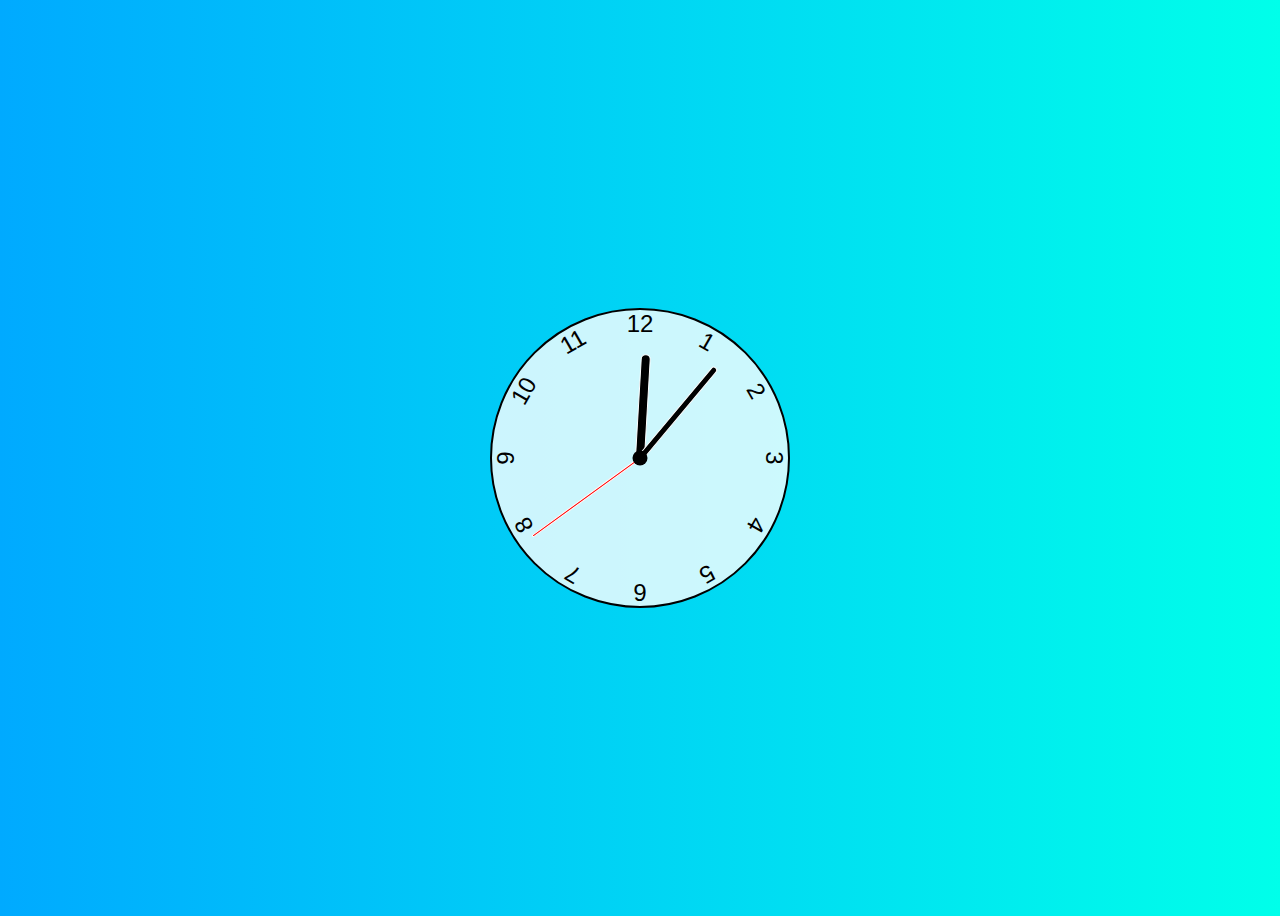
<file: clock/index.html>
<!DOCTYPE html>
<html lang="en">
  <head>
    <meta charset="UTF-8" />
    <meta http-equiv="X-UA-Compatible" content="IE=edge" />
    <meta name="viewport" content="width=device-width, initial-scale=1.0" />
    <link href="styles.css" rel="stylesheet" />
    <script defer src="script.js"></script>
    <title>Clock</title>
  </head>
  <body>
    <div class="clock">
      <div class="hand hour" data-hour-hand></div>
      <div class="hand minute" data-minute-hand></div>
      <div class="hand second" data-second-hand></div>
      <div class="number number1">1</div>
      <div class="number number2">2</div>
      <div class="number number3">3</div>
      <div class="number number4">4</div>
      <div class="number number5">5</div>
      <div class="number number6">6</div>
      <div class="number number7">7</div>
      <div class="number number8">8</div>
      <div class="number number9">9</div>
      <div class="number number10">10</div>
      <div class="number number11">11</div>
      <div class="number number12">12</div>
    </div>
  </body>
</html>
</file>
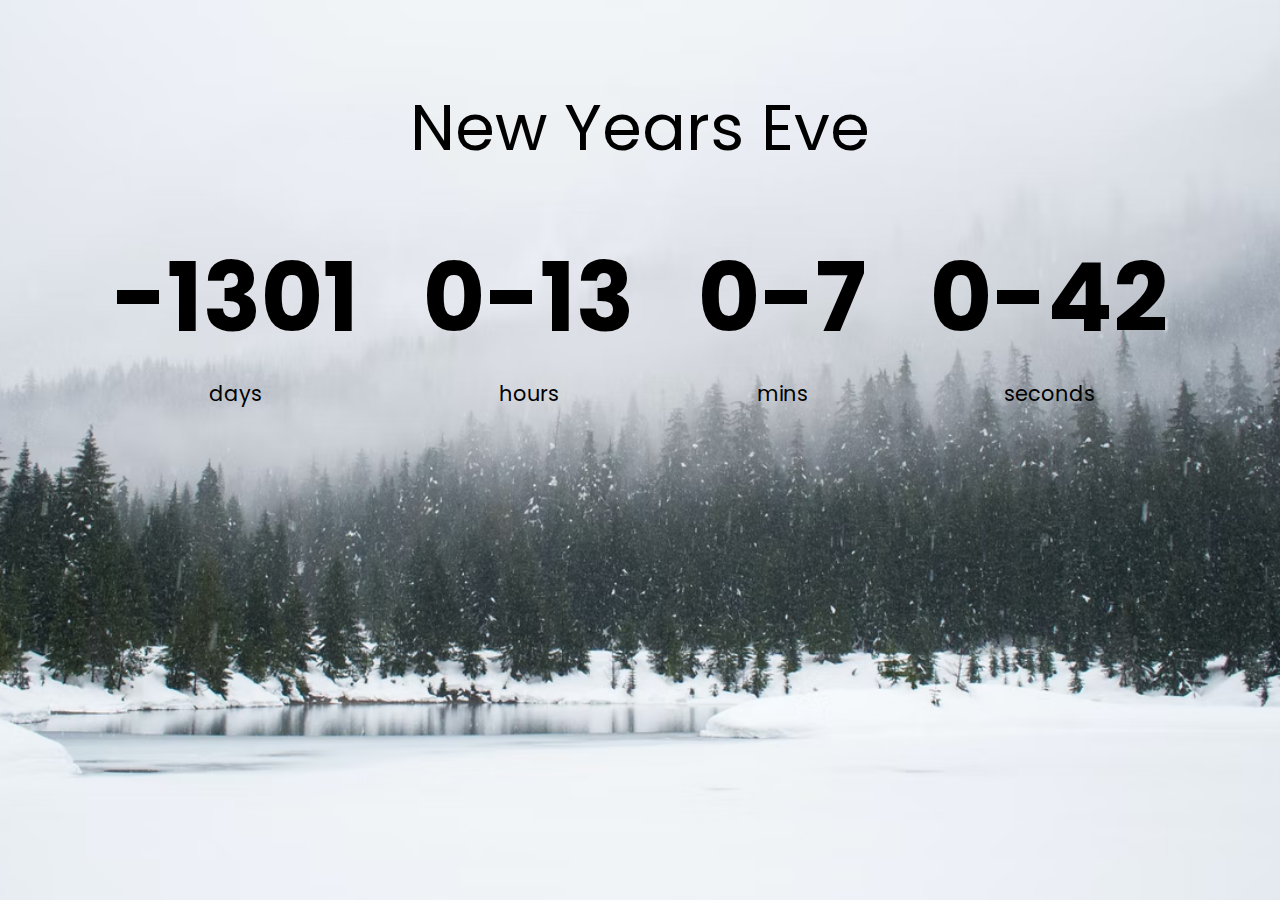
<file: countdown_timer/index.html>
<!DOCTYPE html>
<html lang="en">
  <head>
    <meta charset="UTF-8" />
    <meta http-equiv="X-UA-Compatible" content="IE=edge" />
    <meta name="viewport" content="width=device-width, initial-scale=1.0" />
    <link rel="stylesheet" href="style.css" />
    <script src="script.js" defer></script>
    <title>Countdown Timer</title>
  </head>
  <body>
    <h1>New Years Eve</h1>
    <div class="countdown-container">
      <div class="countdown-el days-c">
        <p class="big-text" id="days">0</p>
        <span>days</span>
      </div>
      <div class="countdown-el hours-c">
        <p class="big-text" id="hours">0</p>
        <span>hours</span>
      </div>
      <div class="countdown-el mins-c">
        <p class="big-text" id="mins">0</p>
        <span>mins</span>
      </div>
      <div class="countdown-el seconds-c">
        <p class="big-text" id="seconds">0</p>
        <span>seconds</span>
      </div>
    </div>
  </body>
</html>
</file>
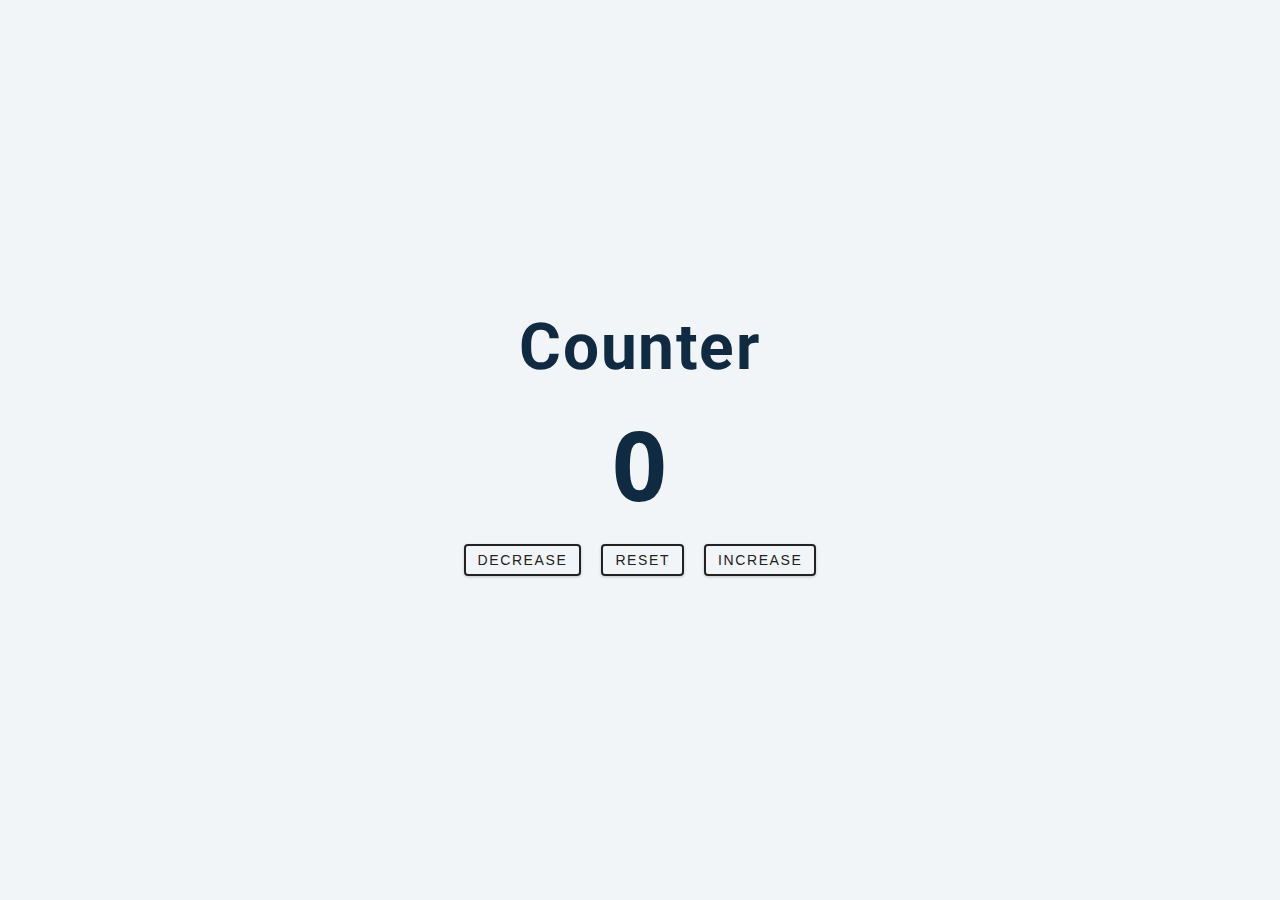
<file: counter/index.html>
<!DOCTYPE html>
<html lang="en">
  <head>
    <meta charset="UTF-8" />
    <meta name="viewport" content="width=device-width, initial-scale=1.0" />
    <title>Counter</title>

    <!-- styles -->
    <link rel="stylesheet" href="styles.css" />
  </head>
  <body>
    <main>
      <div class="container">
        <h1>Counter</h1>
        <span id="value">0</span>
        <div class="button-container">
          <button class="btn decrease">decrease</button>
          <button class="btn reset">reset</button>
          <button class="btn increase">increase</button>
        </div>
      </div>
    </main>

    <!-- javascript -->
    <script src="main.js"></script>
  </body>
</html>
</file>
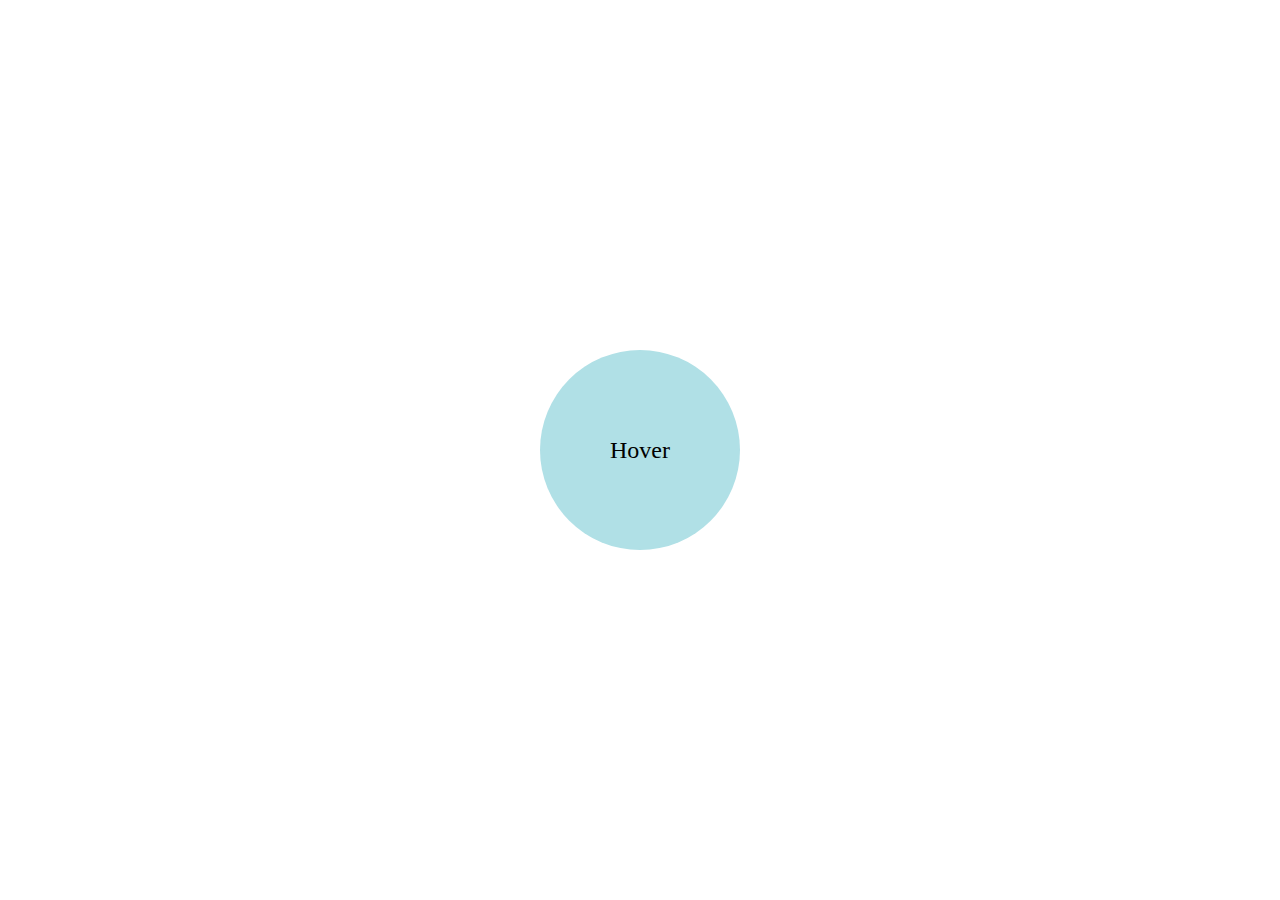
<file: hover_practice/index.html>
<!DOCTYPE html>
<html lang="en">
  <head>
    <meta charset="UTF-8" />
    <meta http-equiv="X-UA-Compatible" content="IE=edge" />
    <meta name="viewport" content="width=device-width, initial-scale=1.0" />
    <title>Document</title>
    <link rel="stylesheet" href="style.css" />
    <script src="app.js" defer></script>
  </head>
  <body>
    <div id="circle">Hover</div>
  </body>
</html>
</file>
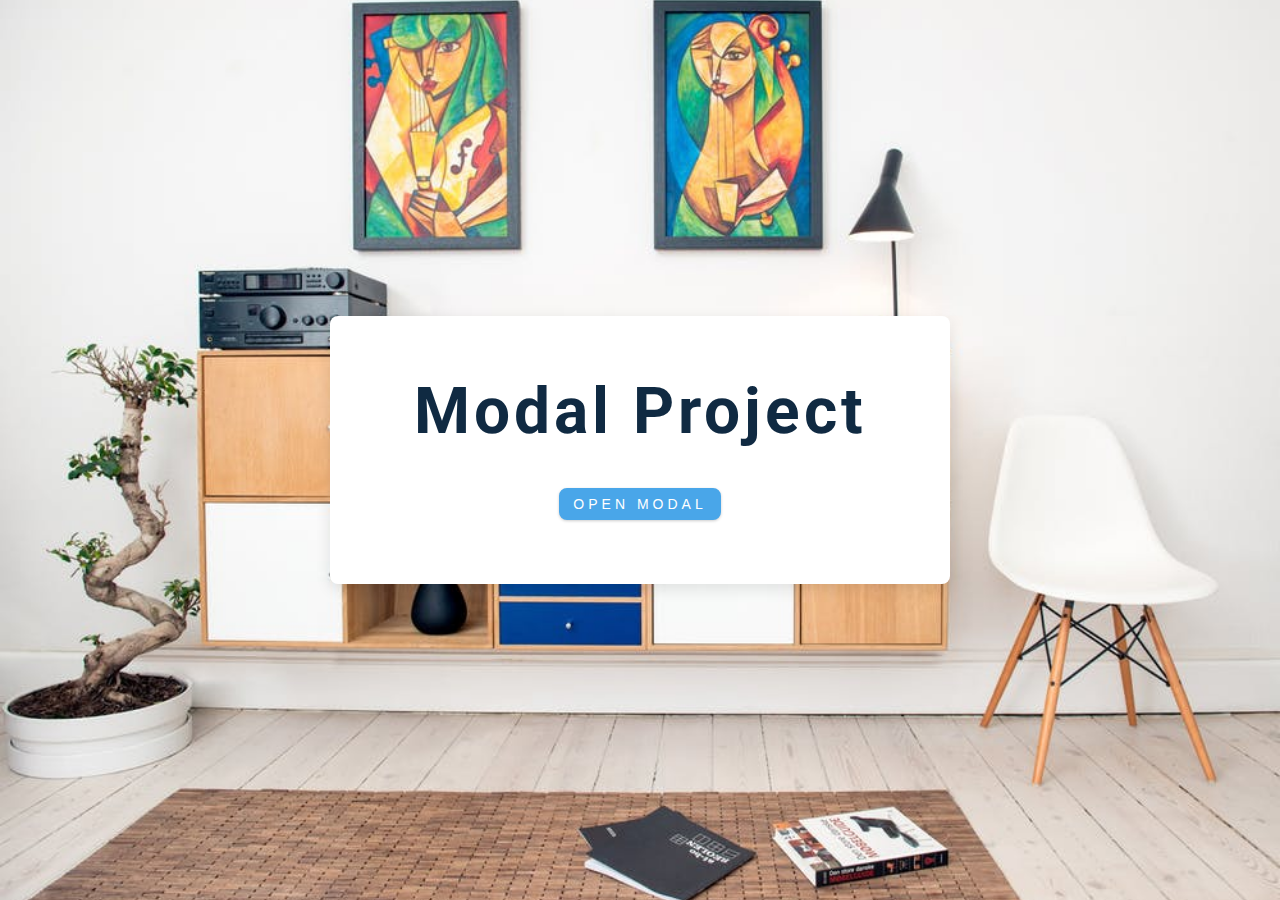
<file: modal/index.html>
<!DOCTYPE html>
<html lang="en">
  <head>
    <meta charset="UTF-8" />
    <meta name="viewport" content="width=device-width, initial-scale=1.0" />
    <title>Modal</title>
    <!-- font-awesome -->
    <link
      rel="stylesheet"
      href="https://cdnjs.cloudflare.com/ajax/libs/font-awesome/5.14.0/css/all.min.css"
    />
    <!-- styles -->
    <link rel="stylesheet" href="styles.css" />
  </head>
  <body>
    <!--hero-->
    <header class="hero">
      <div class="banner">
        <h1>modal project</h1>
        <button class="btn modal-btn">open modal</button>
      </div>
    </header>
    <!--end of hero-->
    <div class="modal-overlay">
      <div class="modal-container">
        <h3>modal content</h3>
        <button class="close-btn">
          <i class="fas fa-times"></i>
        </button>
      </div>
    </div>
    <!-- javascript -->
    <script src="main.js"></script>
  </body>
</html>
</file>
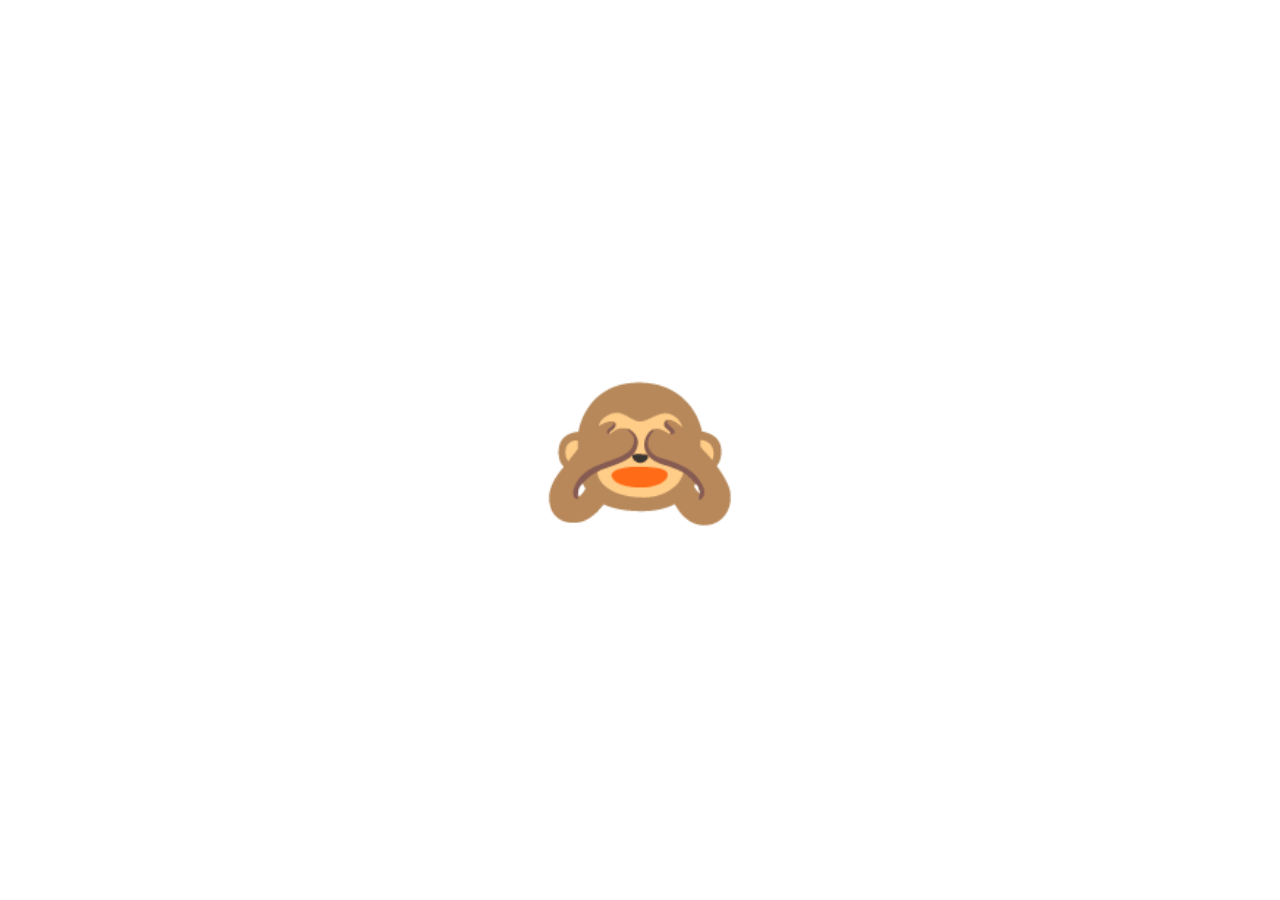
<file: monkey/index.html>
<!DOCTYPE html>
<html lang="en">
  <head>
    <meta charset="UTF-8" />
    <meta http-equiv="X-UA-Compatible" content="IE=edge" />
    <meta name="viewport" content="width=device-width, initial-scale=1.0" />
    <title>Document</title>
    <link rel="stylesheet" href="style.css" />
    <script src="app.js" defer></script>
  </head>
  <body>
    <div class="emoji closed active">🙈</div>
    <div class="emoji open">🙉</div>
  </body>
</html>
</file>
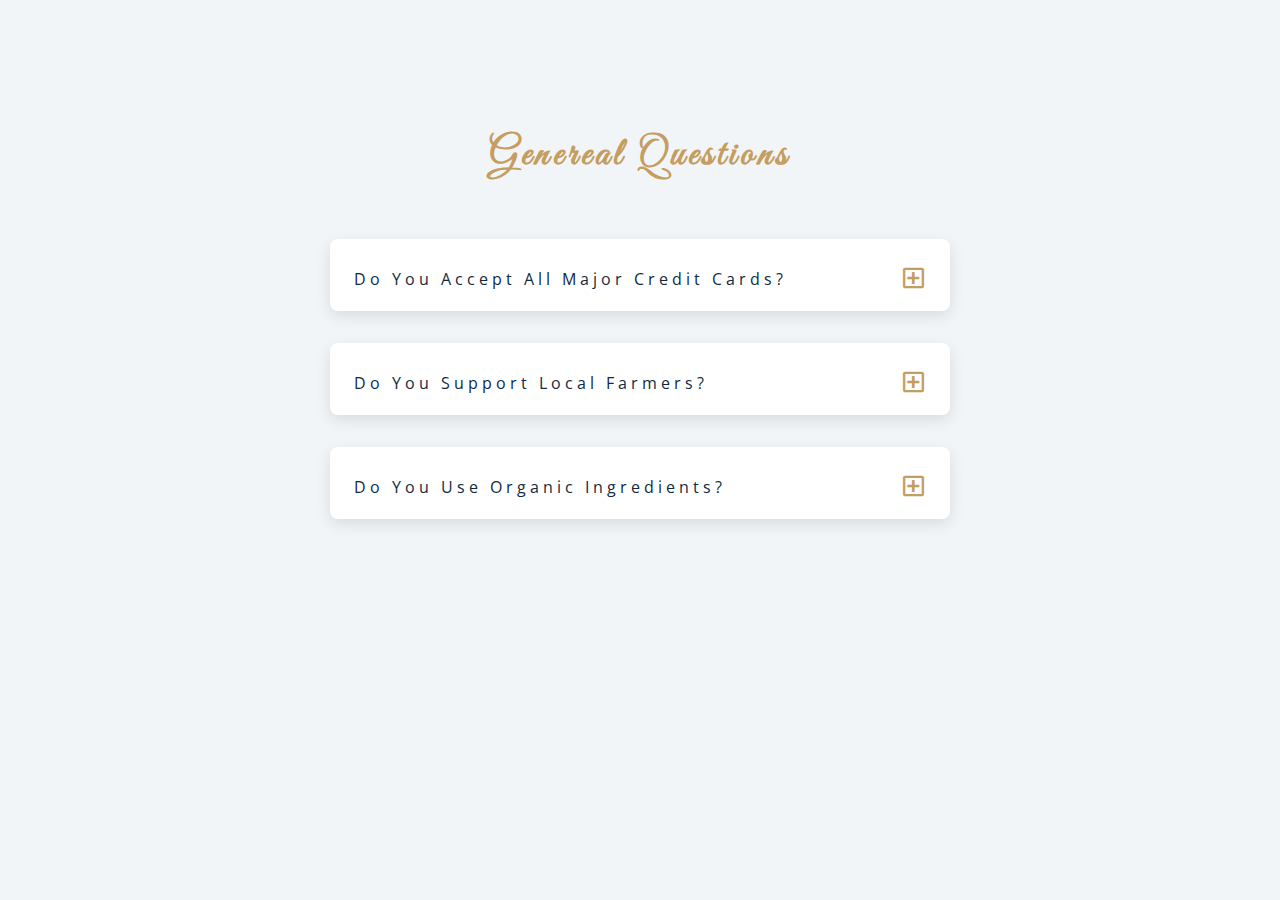
<file: questions/index.html>
<!DOCTYPE html>
<html lang="en">
  <head>
    <meta charset="UTF-8" />
    <meta name="viewport" content="width=device-width, initial-scale=1.0" />
    <title>Q & A</title>
    <!-- font-awesome -->
    <link
      rel="stylesheet"
      href="https://cdnjs.cloudflare.com/ajax/libs/font-awesome/5.14.0/css/all.min.css"
    />
    <!-- extra fonts -->
    <link
      href="https://fonts.googleapis.com/css?family=Great+Vibes&display=swap"
      rel="stylesheet"
    />
    <!-- styles -->
    <link rel="stylesheet" href="styles.css" />
  </head>
  <body>
    <section class="questions">
      <div class="title">
        <h2>genereal questions</h2>
      </div>
      <div class="section-center">
        <article class="question">
          <div class="question-title">
            <p>do you accept all major credit cards?</p>
            <button type="button" class="question-btn">
              <span class="plus-icon">
                <i class="far fa-plus-square"></i>
              </span>
              <span class="minus-icon">
                <i class="far fa-minus-square"></i>
              </span>
            </button>
          </div>
          <div class="question-text">
            <p>
              Lorem ipsum, dolor sit amet consectetur adipisicing elit. Non
              deleniti rem possimus autem reiciendis, accusantium sit facere
              cumque quis velit!
            </p>
          </div>
        </article>
        <article class="question">
          <div class="question-title">
            <p>do you support local farmers?</p>
            <button type="button" class="question-btn">
              <span class="plus-icon">
                <i class="far fa-plus-square"></i>
              </span>
              <span class="minus-icon">
                <i class="far fa-minus-square"></i>
              </span>
            </button>
          </div>
          <div class="question-text">
            <p>
              Lorem ipsum, dolor sit amet consectetur adipisicing elit. Non
              deleniti rem possimus autem reiciendis, accusantium sit facere
              cumque quis velit!
            </p>
          </div>
        </article>
        <article class="question">
          <div class="question-title">
            <p>do you use organic ingredients?</p>
            <button type="button" class="question-btn">
              <span class="plus-icon">
                <i class="far fa-plus-square"></i>
              </span>
              <span class="minus-icon">
                <i class="far fa-minus-square"></i>
              </span>
            </button>
          </div>
          <div class="question-text">
            <p>
              Lorem ipsum, dolor sit amet consectetur adipisicing elit. Non
              deleniti rem possimus autem reiciendis, accusantium sit facere
              cumque quis velit!
            </p>
          </div>
        </article>
      </div>
    </section>
    <!-- javascript -->
    <script src="main.js"></script>
  </body>
</html>
</file>
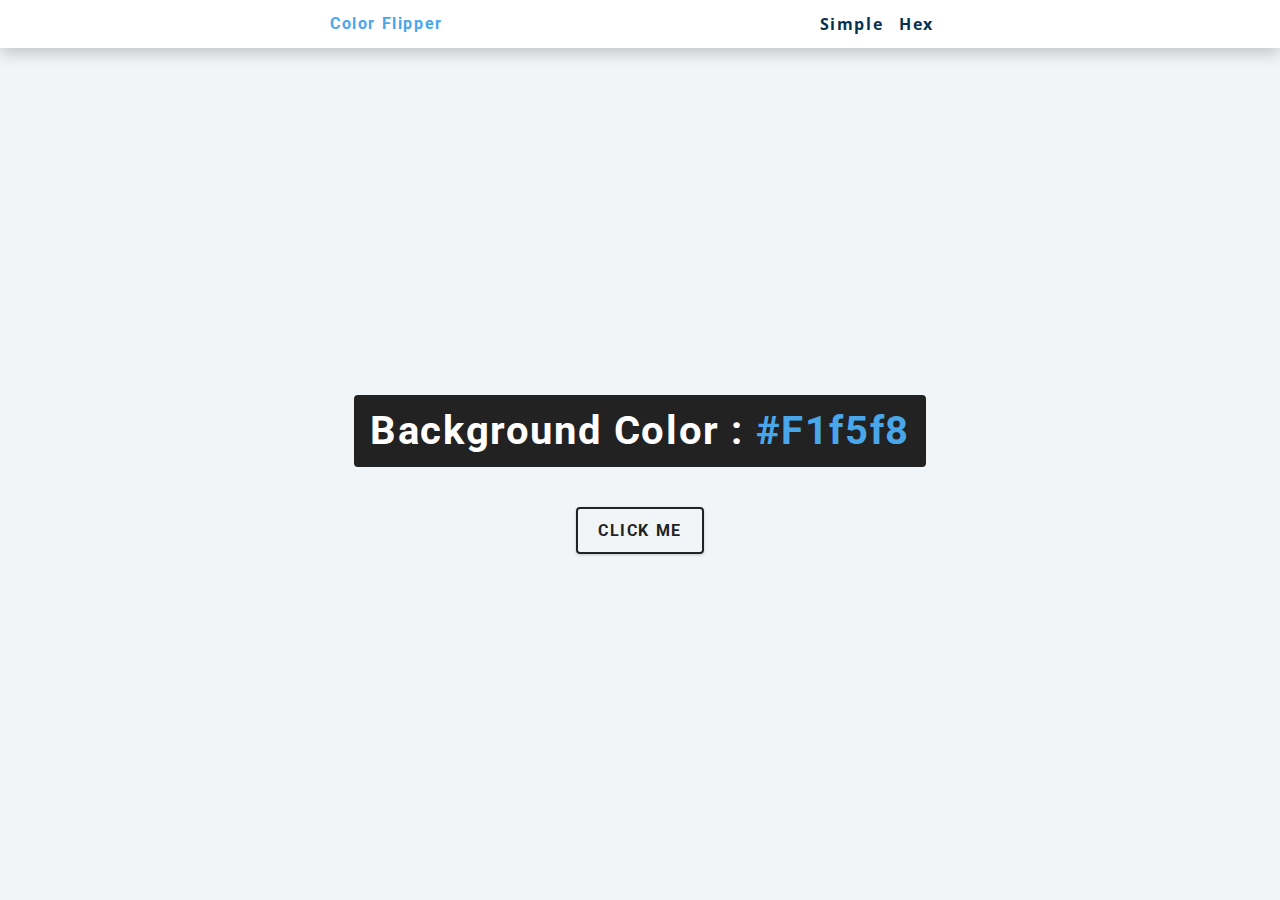
<file: color flipper/hex.html>
<!DOCTYPE html>
<html lang="en">
  <head>
    <meta charset="UTF-8" />
    <meta name="viewport" content="width=device-width, initial-scale=1.0" />
    <title>Color Flipper || Simple</title>

    <!-- styles -->
    <link rel="stylesheet" href="styles.css" />
  </head>

  <body>
    <nav>
      <div class="nav-center">
        <h4>color flipper</h4>
        <ul class="nav-links">
          <li><a href="index.html">simple</a></li>
          <li><a href="hex.html">hex</a></li>
        </ul>
      </div>
    </nav>
    <main>
      <div class="container">
        <h2>background color : <span class="color">#f1f5f8</span></h2>
        <button class="btn btn-hero" id="btn">click me</button>
      </div>
    </main>
    <!-- javascript -->
    <script src="hex.js"></script>
  </body>
</html>
</file>
<file: clock/styles.css>
*,
*::after,
*::before {
  box-sizing: border-box;
  font-family: Gotham Rounded, sans-serif;
}

body {
  background: linear-gradient(
    to right,
    hsl(200, 100%, 50%),
    hsl(175, 100%, 50%)
  );
  display: flex;
  justify-content: center;
  align-items: center;
  min-height: 100vh;
  overflow: hidden;
}

.clock {
  width: 300px;
  height: 300px;
  background-color: rgba(255, 255, 255, 0.8);
  border-radius: 50%;
  border: 2px solid black;
  position: relative;
}

.clock .number {
  --rotation: 0;
  position: absolute;
  width: 100%;
  height: 100%;
  text-align: center;
  transform: rotate(var(--rotation));
  font-size: 1.5rem;
}

.clock .number1 {
  --rotation: 30deg;
}
.clock .number2 {
  --rotation: 60deg;
}
.clock .number3 {
  --rotation: 90deg;
}
.clock .number4 {
  --rotation: 120deg;
}
.clock .number5 {
  --rotation: 150deg;
}
.clock .number6 {
  --rotation: 180deg;
}
.clock .number7 {
  --rotation: 210deg;
}
.clock .number8 {
  --rotation: 240deg;
}
.clock .number9 {
  --rotation: 270deg;
}
.clock .number10 {
  --rotation: 300deg;
}
.clock .number11 {
  --rotation: 330deg;
}

.clock .hand {
  --rotation: 0;
  position: absolute;
  bottom: 50%;
  left: 50%;
  background-color: black;
  border: 1px solid white;
  border-top-left-radius: 10px;
  border-top-right-radius: 10px;
  transform-origin: bottom;
  z-index: 10;
  transform: translateX(-50%) rotate(calc(var(--rotation) * 1deg));
}

.clock::after {
  content: '';
  position: absolute;
  background-color: black;
  z-index: 11;
  width: 15px;
  height: 15px;
  top: 50%;
  left: 50%;
  transform: translate(-50%, -50%);
  border-radius: 50%;
}

.clock .hand.second {
  width: 3px;
  height: 45%;
  background-color: red;
}
.clock .hand.minute {
  width: 7px;
  height: 40%;
  background-color: black;
}
.clock .hand.hour {
  width: 10px;
  height: 35%;
  background-color: black;
}
</file>
<file: countdown_timer/style.css>
@import url('https://fonts.googleapis.com/css2?family=Anton&family=Poppins:wght@400;600&display=swap');

* {
  box-sizing: border-box;
}

body {
  background-image: url(snow.avif);
  min-height: 100vh;
  background-size: cover;
  background-position: center;
  font-family: 'Poppins', sans-serif;
  margin: 0;
  display: flex;
  flex-direction: column;
  align-items: center;
}

h1 {
  font-weight: normal;
  font-size: 4rem;
  margin-top: 5rem;
}

.countdown-container {
  display: flex;
  flex-wrap: wrap;
  align-items: center;
  justify-content: center;
}

.big-text {
  font-weight: bold;
  font-size: 6rem;
  line-height: 1;
  margin: 2rem;
}

.countdown-el {
  text-align: center;
}
.countdown-el span {
  font-size: 1.3rem;
}
</file>
<file: counter/styles.css>
/*
=============== 
Fonts
===============
*/
@import url('https://fonts.googleapis.com/css?family=Open+Sans|Roboto:400,700&display=swap');

/*
=============== 
Variables
===============
*/

:root {
  /* dark shades of primary color*/
  --clr-primary-1: hsl(205, 86%, 17%);
  --clr-primary-2: hsl(205, 77%, 27%);
  --clr-primary-3: hsl(205, 72%, 37%);
  --clr-primary-4: hsl(205, 63%, 48%);
  /* primary/main color */
  --clr-primary-5: hsl(205, 78%, 60%);
  /* lighter shades of primary color */
  --clr-primary-6: hsl(205, 89%, 70%);
  --clr-primary-7: hsl(205, 90%, 76%);
  --clr-primary-8: hsl(205, 86%, 81%);
  --clr-primary-9: hsl(205, 90%, 88%);
  --clr-primary-10: hsl(205, 100%, 96%);
  /* darkest grey - used for headings */
  --clr-grey-1: hsl(209, 61%, 16%);
  --clr-grey-2: hsl(211, 39%, 23%);
  --clr-grey-3: hsl(209, 34%, 30%);
  --clr-grey-4: hsl(209, 28%, 39%);
  /* grey used for paragraphs */
  --clr-grey-5: hsl(210, 22%, 49%);
  --clr-grey-6: hsl(209, 23%, 60%);
  --clr-grey-7: hsl(211, 27%, 70%);
  --clr-grey-8: hsl(210, 31%, 80%);
  --clr-grey-9: hsl(212, 33%, 89%);
  --clr-grey-10: hsl(210, 36%, 96%);
  --clr-white: #fff;
  --clr-red-dark: hsl(360, 67%, 44%);
  --clr-red-light: hsl(360, 71%, 66%);
  --clr-green-dark: hsl(125, 67%, 44%);
  --clr-green-light: hsl(125, 71%, 66%);
  --clr-black: #222;
  --ff-primary: 'Roboto', sans-serif;
  --ff-secondary: 'Open Sans', sans-serif;
  --transition: all 0.3s linear;
  --spacing: 0.1rem;
  --radius: 0.25rem;
  --light-shadow: 0 5px 15px rgba(0, 0, 0, 0.1);
  --dark-shadow: 0 5px 15px rgba(0, 0, 0, 0.2);
  --max-width: 1170px;
  --fixed-width: 620px;
}
/*
=============== 
Global Styles
===============
*/

*,
::after,
::before {
  margin: 0;
  padding: 0;
  box-sizing: border-box;
}
body {
  font-family: var(--ff-secondary);
  background: var(--clr-grey-10);
  color: var(--clr-grey-1);
  line-height: 1.5;
  font-size: 0.875rem;
}
ul {
  list-style-type: none;
}
a {
  text-decoration: none;
}
h1,
h2,
h3,
h4 {
  letter-spacing: var(--spacing);
  text-transform: capitalize;
  line-height: 1.25;
  margin-bottom: 0.75rem;
  font-family: var(--ff-primary);
}
h1 {
  font-size: 3rem;
}
h2 {
  font-size: 2rem;
}
h3 {
  font-size: 1.25rem;
}
h4 {
  font-size: 0.875rem;
}
p {
  margin-bottom: 1.25rem;
  color: var(--clr-grey-5);
}
@media screen and (min-width: 800px) {
  h1 {
    font-size: 4rem;
  }
  h2 {
    font-size: 2.5rem;
  }
  h3 {
    font-size: 1.75rem;
  }
  h4 {
    font-size: 1rem;
  }
  body {
    font-size: 1rem;
  }
  h1,
  h2,
  h3,
  h4 {
    line-height: 1;
  }
}
/*  global classes */

/* section */
.section {
  padding: 5rem 0;
}

.section-center {
  width: 90vw;
  margin: 0 auto;
  max-width: 1170px;
}
@media screen and (min-width: 992px) {
  .section-center {
    width: 95vw;
  }
}
main {
  min-height: 100vh;
  display: grid;
  place-items: center;
}

/*
=============== 
Counter
===============
*/

main {
  min-height: 100vh;
  display: grid;
  place-items: center;
}
.container {
  text-align: center;
}
#value {
  font-size: 6rem;
  font-weight: bold;
}
.btn {
  text-transform: uppercase;
  background: transparent;
  color: var(--clr-black);
  padding: 0.375rem 0.75rem;
  letter-spacing: var(--spacing);
  display: inline-block;
  transition: var(--transition);
  font-size: 0.875rem;
  border: 2px solid var(--clr-black);
  cursor: pointer;
  box-shadow: 0 1px 3px rgba(0, 0, 0, 0.2);
  border-radius: var(--radius);
  margin: 0.5rem;
}
.btn:hover {
  color: var(--clr-white);
  background: var(--clr-black);
}
</file>
<file: hover_practice/style.css>
* {
  box-sizing: border-box;
  margin: 0;
  padding: 0;
}

body {
  display: flex;
  flex-direction: column;
  justify-content: center;
  align-items: center;
  height: 100vh;
}

#circle {
  display: flex;
  justify-content: center;
  align-items: center;
  height: 200px;
  width: 200px;
  background-color: powderblue;
  border-radius: 100px;
  font-size: 1.5rem;
  color: black;
  cursor: pointer;
  transition: cubic-bezier(0.075, 0.82, 0.165, 1) 3s;
}

.hover {
  transform: scale(2);
}
</file>
<file: modal/styles.css>
/*
=============== 
Fonts
===============
*/
@import url('https://fonts.googleapis.com/css?family=Open+Sans|Roboto:400,700&display=swap');

/*
=============== 
Variables
===============
*/

:root {
  /* dark shades of primary color*/
  --clr-primary-1: hsl(205, 86%, 17%);
  --clr-primary-2: hsl(205, 77%, 27%);
  --clr-primary-3: hsl(205, 72%, 37%);
  --clr-primary-4: hsl(205, 63%, 48%);
  /* primary/main color */
  --clr-primary-5: #49a6e9;
  /* --clr-primary-5: rgb(73, 166, 233); */
  /* lighter shades of primary color */
  --clr-primary-6: hsl(205, 89%, 70%);
  --clr-primary-7: hsl(205, 90%, 76%);
  --clr-primary-8: hsl(205, 86%, 81%);
  --clr-primary-9: hsl(205, 90%, 88%);
  --clr-primary-10: hsl(205, 100%, 96%);
  /* darkest grey - used for headings */
  --clr-grey-1: hsl(209, 61%, 16%);
  --clr-grey-2: hsl(211, 39%, 23%);
  --clr-grey-3: hsl(209, 34%, 30%);
  --clr-grey-4: hsl(209, 28%, 39%);
  /* grey used for paragraphs */
  --clr-grey-5: hsl(210, 22%, 49%);
  --clr-grey-6: hsl(209, 23%, 60%);
  --clr-grey-7: hsl(211, 27%, 70%);
  --clr-grey-8: hsl(210, 31%, 80%);
  --clr-grey-9: hsl(212, 33%, 89%);
  --clr-grey-10: hsl(210, 36%, 96%);
  --clr-white: #fff;
  --clr-red-dark: hsl(360, 67%, 44%);
  --clr-red-light: hsl(360, 71%, 66%);
  --clr-green-dark: hsl(125, 67%, 44%);
  --clr-green-light: hsl(125, 71%, 66%);
  --clr-black: #222;
  --ff-primary: 'Roboto', sans-serif;
  --ff-secondary: 'Open Sans', sans-serif;
  --transition: all 0.3s linear;
  --spacing: 0.25rem;
  --radius: 0.5rem;
  --light-shadow: 0 5px 15px rgba(0, 0, 0, 0.1);
  --dark-shadow: 0 5px 15px rgba(0, 0, 0, 0.2);
  --max-width: 1170px;
  --fixed-width: 620px;
}
/*
=============== 
Global Styles
===============
*/

*,
::after,
::before {
  margin: 0;
  padding: 0;
  box-sizing: border-box;
}
body {
  font-family: var(--ff-secondary);
  background: var(--clr-grey-10);
  color: var(--clr-grey-1);
  line-height: 1.5;
  font-size: 0.875rem;
}
ul {
  list-style-type: none;
}
a {
  text-decoration: none;
}
img:not(.logo) {
  width: 100%;
}
img {
  display: block;
}

h1,
h2,
h3,
h4 {
  letter-spacing: var(--spacing);
  text-transform: capitalize;
  line-height: 1.25;
  margin-bottom: 0.75rem;
  font-family: var(--ff-primary);
}
h1 {
  font-size: 3rem;
}
h2 {
  font-size: 2rem;
}
h3 {
  font-size: 1.25rem;
}
h4 {
  font-size: 0.875rem;
}
p {
  margin-bottom: 1.25rem;
  color: var(--clr-grey-5);
}
@media screen and (min-width: 800px) {
  h1 {
    font-size: 4rem;
  }
  h2 {
    font-size: 2.5rem;
  }
  h3 {
    font-size: 1.75rem;
  }
  h4 {
    font-size: 1rem;
  }
  body {
    font-size: 1rem;
  }
  h1,
  h2,
  h3,
  h4 {
    line-height: 1;
  }
}
/*  global classes */

.btn {
  text-transform: uppercase;
  background: transparent;
  color: var(--clr-black);
  padding: 0.375rem 0.75rem;
  letter-spacing: var(--spacing);
  display: inline-block;
  transition: var(--transition);
  font-size: 0.875rem;
  border: 2px solid var(--clr-black);
  cursor: pointer;
  box-shadow: 0 1px 3px rgba(0, 0, 0, 0.2);
  border-radius: var(--radius);
}
.btn:hover {
  color: var(--clr-white);
  background: var(--clr-black);
}
/* section */
.section {
  padding: 5rem 0;
}

.section-center {
  width: 90vw;
  margin: 0 auto;
  max-width: 1170px;
}
@media screen and (min-width: 992px) {
  .section-center {
    width: 95vw;
  }
}
main {
  min-height: 100vh;
  display: grid;
  place-items: center;
}
/*
=============== 
Modal
===============
*/
.hero {
  min-height: 100vh;
  background: url('./hero.jpeg') center/cover no-repeat;
  display: grid;
  place-items: center;
}
.banner {
  background: var(--clr-white);
  padding: 4rem 0;
  border-radius: var(--radius);
  box-shadow: var(--light-shadow);
  text-align: center;
  width: 90vw;
  max-width: var(--fixed-width);
}
.modal-btn {
  margin-top: 2rem;
  background: var(--clr-primary-5);
  border-color: var(--clr-primary-5);
  color: var(--clr-white);
}
.modal-btn:hover {
  background: transparent;
  color: var(--clr-primary-5);
}
.modal-overlay {
  position: fixed;
  top: 0;
  left: 0;
  width: 100%;
  height: 100%;
  background: rgba(73, 166, 233, 0.5);
  display: grid;
  place-items: center;
  transition: var(--transition);
  visibility: hidden;
  z-index: -10;
}
/* OPEN/CLOSE MODAL */
.open-modal {
  visibility: visible;
  z-index: 10;
}
.modal-container {
  background: var(--clr-white);
  border-radius: var(--radius);
  width: 90vw;
  height: 30vh;
  max-width: var(--fixed-width);
  text-align: center;
  display: grid;
  place-items: center;
  position: relative;
}
.close-btn {
  position: absolute;
  top: 1rem;
  right: 1rem;
  font-size: 2rem;
  background: transparent;
  border-color: transparent;
  color: var(--clr-red-dark);
  cursor: pointer;
  transition: var(--transition);
}
.close-btn:hover {
  color: var(--clr-red-light);
  transform: scale(1.3);
}
</file>
<file: monkey/style.css>
* {
  box-sizing: border-box;
  margin: 0;
  padding: 0;
}

body {
  display: flex;
  flex-direction: column;
  justify-content: center;
  align-items: center;
  height: 100vh;
}

.emoji {
  font-size: 10rem;
  cursor: pointer;
  user-select: none;
}

.closed {
  display: none;
}

.open {
  display: none;
}

.active {
  display: block;
}
</file>
<file: questions/styles.css>
/*
=============== 
Fonts
===============
*/
@import url('https://fonts.googleapis.com/css?family=Open+Sans|Roboto:400,700&display=swap');

/*
=============== 
Variables
===============
*/

:root {
  /* dark shades of primary color*/
  --clr-primary-1: hsl(205, 86%, 17%);
  --clr-primary-2: hsl(205, 77%, 27%);
  --clr-primary-3: hsl(205, 72%, 37%);
  --clr-primary-4: hsl(205, 63%, 48%);
  /* primary/main color */
  --clr-primary-5: #49a6e9;
  /* lighter shades of primary color */
  --clr-primary-6: hsl(205, 89%, 70%);
  --clr-primary-7: hsl(205, 90%, 76%);
  --clr-primary-8: hsl(205, 86%, 81%);
  --clr-primary-9: hsl(205, 90%, 88%);
  --clr-primary-10: hsl(205, 100%, 96%);
  /* darkest grey - used for headings */
  --clr-grey-1: hsl(209, 61%, 16%);
  --clr-grey-2: hsl(211, 39%, 23%);
  --clr-grey-3: hsl(209, 34%, 30%);
  --clr-grey-4: hsl(209, 28%, 39%);
  /* grey used for paragraphs */
  --clr-grey-5: hsl(210, 22%, 49%);
  --clr-grey-6: hsl(209, 23%, 60%);
  --clr-grey-7: hsl(211, 27%, 70%);
  --clr-grey-8: hsl(210, 31%, 80%);
  --clr-grey-9: hsl(212, 33%, 89%);
  --clr-grey-10: hsl(210, 36%, 96%);
  --clr-white: #fff;
  --clr-red-dark: hsl(360, 67%, 44%);
  --clr-red-light: hsl(360, 71%, 66%);
  --clr-green-dark: hsl(125, 67%, 44%);
  --clr-green-light: hsl(125, 71%, 66%);
  --clr-gold: #c59d5f;
  --clr-black: #222;
  --ff-primary: 'Roboto', sans-serif;
  --ff-secondary: 'Open Sans', sans-serif;
  --transition: all 0.3s linear;
  --spacing: 0.25rem;
  --radius: 0.5rem;
  --light-shadow: 0 5px 15px rgba(0, 0, 0, 0.1);
  --dark-shadow: 0 5px 15px rgba(0, 0, 0, 0.2);
  --max-width: 1170px;
  --fixed-width: 620px;
}
/*
=============== 
Global Styles
===============
*/

*,
::after,
::before {
  margin: 0;
  padding: 0;
  box-sizing: border-box;
}
body {
  font-family: var(--ff-secondary);
  background: var(--clr-grey-10);
  color: var(--clr-grey-1);
  line-height: 1.5;
  font-size: 0.875rem;
}
ul {
  list-style-type: none;
}
a {
  text-decoration: none;
}
img:not(.logo) {
  width: 100%;
}
img {
  display: block;
}

h1,
h2,
h3,
h4 {
  letter-spacing: var(--spacing);
  text-transform: capitalize;
  line-height: 1.25;
  margin-bottom: 0.75rem;
  font-family: var(--ff-primary);
}
h1 {
  font-size: 3rem;
}
h2 {
  font-size: 2rem;
}
h3 {
  font-size: 1.25rem;
}
h4 {
  font-size: 0.875rem;
}
p {
  margin-bottom: 1.25rem;
  color: var(--clr-grey-5);
}
@media screen and (min-width: 800px) {
  h1 {
    font-size: 4rem;
  }
  h2 {
    font-size: 2.5rem;
  }
  h3 {
    font-size: 1.75rem;
  }
  h4 {
    font-size: 1rem;
  }
  body {
    font-size: 1rem;
  }
  h1,
  h2,
  h3,
  h4 {
    line-height: 1;
  }
}
/*  global classes */

.btn {
  text-transform: uppercase;
  background: transparent;
  color: var(--clr-black);
  padding: 0.375rem 0.75rem;
  letter-spacing: var(--spacing);
  display: inline-block;
  transition: var(--transition);
  font-size: 0.875rem;
  border: 2px solid var(--clr-black);
  cursor: pointer;
  box-shadow: 0 1px 3px rgba(0, 0, 0, 0.2);
  border-radius: var(--radius);
}
.btn:hover {
  color: var(--clr-white);
  background: var(--clr-black);
}
/* section */
.section {
  padding: 5rem 0;
}

.section-center {
  width: 90vw;
  margin: 0 auto;
  max-width: 1170px;
}
@media screen and (min-width: 992px) {
  .section-center {
    width: 95vw;
  }
}
main {
  min-height: 100vh;
  display: grid;
  place-items: center;
}
/*
=============== 
Questions
===============
*/
.title {
  margin-top: 15vh;
  margin-bottom: 4rem;
}
.title h2 {
  color: var(--clr-gold);
  font-family: 'Great Vibes', cursive;
  text-align: center;
}
.section-center {
  max-width: var(--fixed-width);
}
.question {
  background: var(--clr-white);
  border-radius: var(--radius);
  box-shadow: var(--light-shadow);
  padding: 1.5rem 1.5rem 0 1.5rem;
  margin-bottom: 2rem;
}
.question-title {
  display: flex;
  justify-content: space-between;
  align-items: center;
  text-transform: capitalize;
  padding-bottom: 1rem;
}
.question-title p {
  margin-bottom: 0;
  letter-spacing: var(--spacing);
  color: var(--clr-grey-1);
}
.question-btn {
  font-size: 1.5rem;
  background: transparent;
  border-color: transparent;
  cursor: pointer;
  color: var(--clr-gold);
  transition: var(--transition);
}
.question-btn:hover {
  transform: rotate(90deg);
}
.question-text {
  padding: 1rem 0 1.5rem 0;
  border-top: 1px solid rgba(0, 0, 0, 0.2);
}
.question-text p {
  margin-bottom: 0;
}
/* hide text */
.question-text {
  display: none;
}
.show-text .question-text {
  display: block;
}
.minus-icon {
  display: none;
}
.show-text .minus-icon {
  display: inline;
}
.show-text .plus-icon {
  display: none;
}
</file>
<file: color flipper/styles.css>
/*
=============== 
Fonts
===============
*/
@import url('https://fonts.googleapis.com/css?family=Open+Sans|Roboto:400,700&display=swap');

/*
=============== 
Variables
===============
*/

:root {
  /* dark shades of primary color*/
  --clr-primary-1: hsl(205, 86%, 17%);
  --clr-primary-2: hsl(205, 77%, 27%);
  --clr-primary-3: hsl(205, 72%, 37%);
  --clr-primary-4: hsl(205, 63%, 48%);
  /* primary/main color */
  --clr-primary-5: hsl(205, 78%, 60%);
  /* lighter shades of primary color */
  --clr-primary-6: hsl(205, 89%, 70%);
  --clr-primary-7: hsl(205, 90%, 76%);
  --clr-primary-8: hsl(205, 86%, 81%);
  --clr-primary-9: hsl(205, 90%, 88%);
  --clr-primary-10: hsl(205, 100%, 96%);
  /* darkest grey - used for headings */
  --clr-grey-1: hsl(209, 61%, 16%);
  --clr-grey-2: hsl(211, 39%, 23%);
  --clr-grey-3: hsl(209, 34%, 30%);
  --clr-grey-4: hsl(209, 28%, 39%);
  /* grey used for paragraphs */
  --clr-grey-5: hsl(210, 22%, 49%);
  --clr-grey-6: hsl(209, 23%, 60%);
  --clr-grey-7: hsl(211, 27%, 70%);
  --clr-grey-8: hsl(210, 31%, 80%);
  --clr-grey-9: hsl(212, 33%, 89%);
  --clr-grey-10: hsl(210, 36%, 96%);
  --clr-white: #fff;
  --clr-red-dark: hsl(360, 67%, 44%);
  --clr-red-light: hsl(360, 71%, 66%);
  --clr-green-dark: hsl(125, 67%, 44%);
  --clr-green-light: hsl(125, 71%, 66%);
  --clr-black: #222;
  --ff-primary: 'Roboto', sans-serif;
  --ff-secondary: 'Open Sans', sans-serif;
  --transition: all 0.3s linear;
  --spacing: 0.1rem;
  --radius: 0.25rem;
  --light-shadow: 0 5px 15px rgba(0, 0, 0, 0.1);
  --dark-shadow: 0 5px 15px rgba(0, 0, 0, 0.2);
  --max-width: 1170px;
  --fixed-width: 620px;
}
/*
=============== 
Global Styles
===============
*/

*,
::after,
::before {
  margin: 0;
  padding: 0;
  box-sizing: border-box;
}
body {
  font-family: var(--ff-secondary);
  background: var(--clr-grey-10);
  color: var(--clr-grey-1);
  line-height: 1.5;
  font-size: 0.875rem;
}
ul {
  list-style-type: none;
}
a {
  text-decoration: none;
}
h1,
h2,
h3,
h4 {
  letter-spacing: var(--spacing);
  text-transform: capitalize;
  line-height: 1.25;
  margin-bottom: 0.75rem;
  font-family: var(--ff-primary);
}
h1 {
  font-size: 3rem;
}
h2 {
  font-size: 2rem;
}
h3 {
  font-size: 1.25rem;
}
h4 {
  font-size: 0.875rem;
}
p {
  margin-bottom: 1.25rem;
  color: var(--clr-grey-5);
}
@media screen and (min-width: 800px) {
  h1 {
    font-size: 4rem;
  }
  h2 {
    font-size: 2.5rem;
  }
  h3 {
    font-size: 1.75rem;
  }
  h4 {
    font-size: 1rem;
  }
  body {
    font-size: 1rem;
  }
  h1,
  h2,
  h3,
  h4 {
    line-height: 1;
  }
}
/*  global classes */

/* section */
.section {
  padding: 5rem 0;
}

.section-center {
  width: 90vw;
  margin: 0 auto;
  max-width: 1170px;
}
@media screen and (min-width: 992px) {
  .section-center {
    width: 95vw;
  }
}
main {
  min-height: 100vh;
  display: grid;
  place-items: center;
}

/*
=============== 
Nav
===============
*/
nav {
  background: var(--clr-white);
  height: 3rem;
  display: grid;
  align-items: center;
  box-shadow: var(--dark-shadow);
}
.nav-center {
  width: 90vw;
  max-width: var(--fixed-width);
  margin: 0 auto;
  display: flex;
  align-items: center;
  justify-content: space-between;
}
.nav-center h4 {
  margin-bottom: 0;
  color: var(--clr-primary-5);
}
.nav-links {
  display: flex;
}
nav a {
  text-transform: capitalize;
  font-weight: 700;
  font-size: 1rem;
  color: var(--clr-primary-1);
  letter-spacing: var(--spacing);
  margin-right: 1rem;
}
nav a:hover {
  color: var(--clr-primary-5);
}
/*
=============== 
Container
===============
*/
main {
  min-height: calc(100vh - 3rem);
  display: grid;
  place-items: center;
}
.container {
  text-align: center;
}
.container h2 {
  background: var(--clr-black);
  color: var(--clr-white);
  padding: 1rem;
  border-radius: var(--radius);
  margin-bottom: 2.5rem;
}
.color {
  color: var(--clr-primary-5);
}
.btn-hero {
  font-family: var(--ff-primary);
  text-transform: uppercase;
  background: transparent;
  color: var(--clr-black);
  letter-spacing: var(--spacing);
  display: inline-block;
  font-weight: 700;
  transition: var(--transition);
  border: 2px solid var(--clr-black);
  cursor: pointer;
  box-shadow: 0 1px 3px rgba(0, 0, 0, 0.2);
  border-radius: var(--radius);
  font-size: 1rem;
  padding: 0.75rem 1.25rem;
}
.btn-hero:hover {
  color: var(--clr-white);
  background: var(--clr-black);
}
</file>
